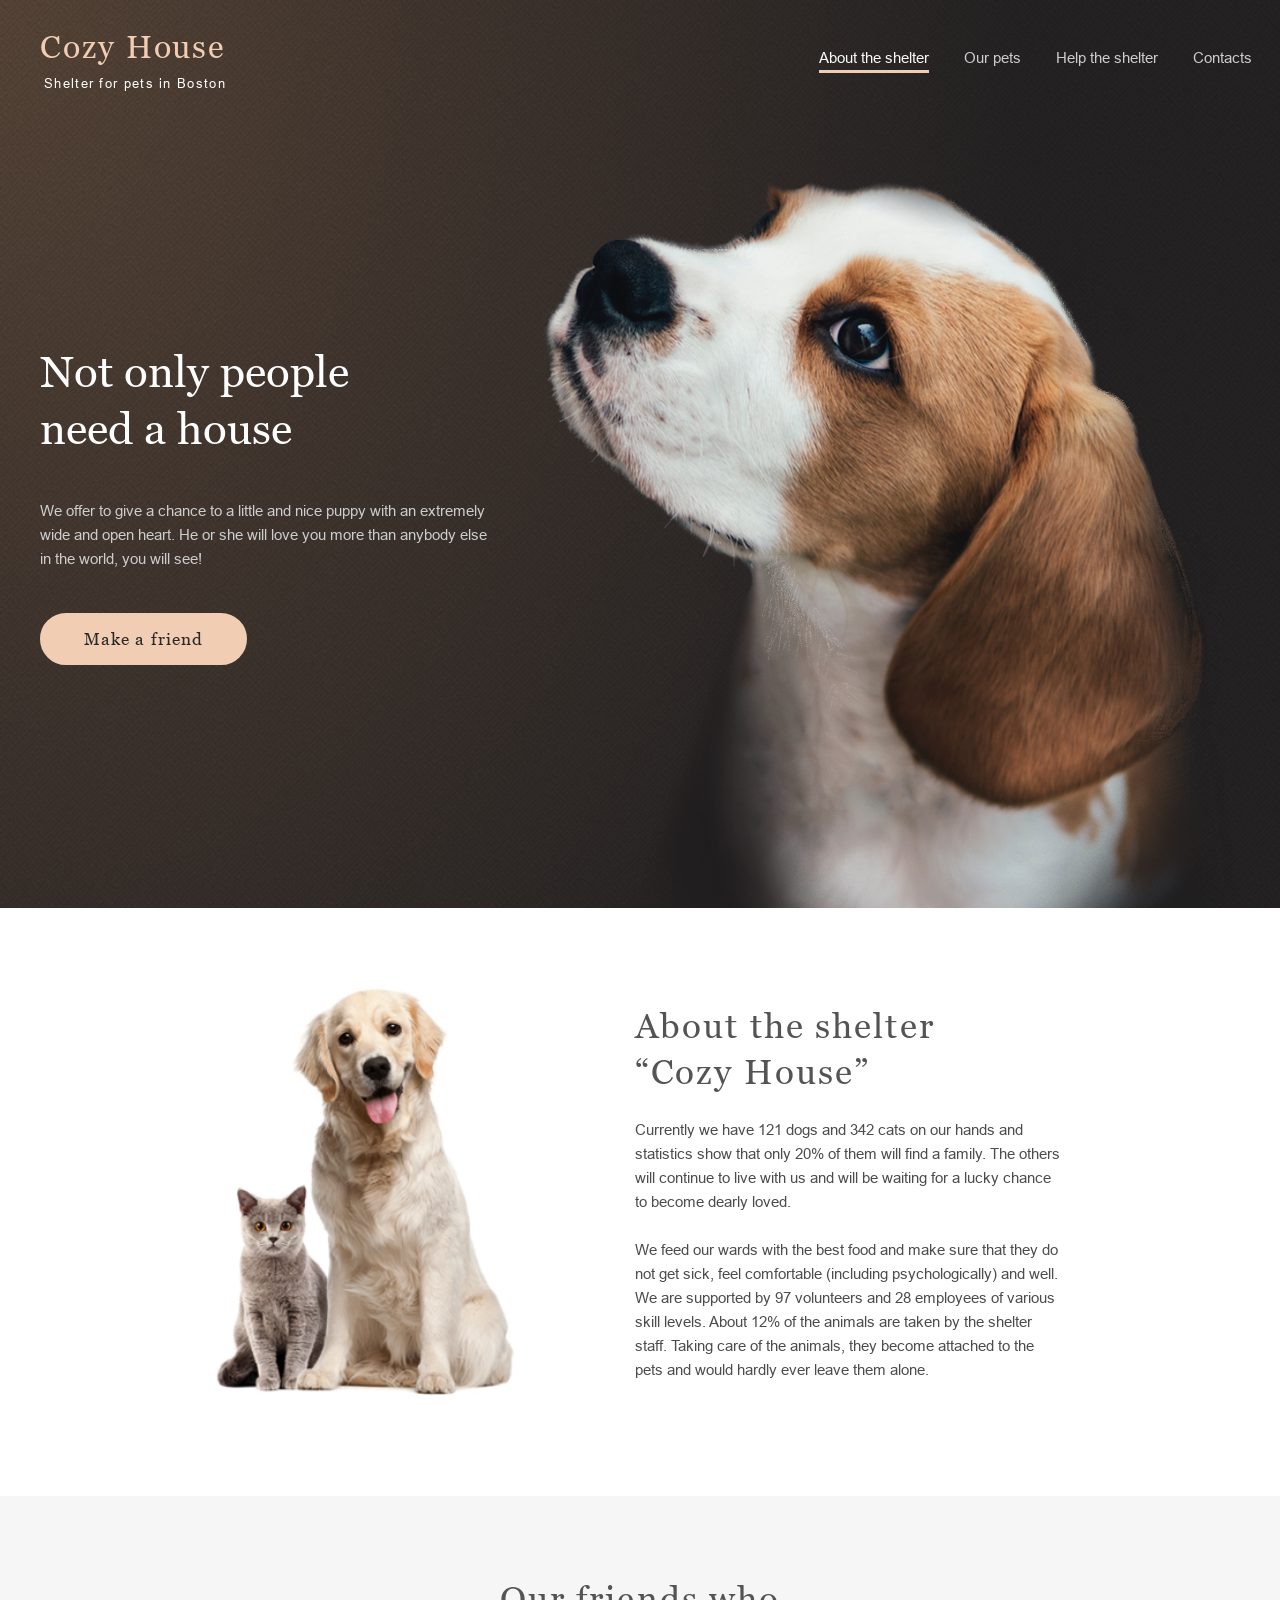
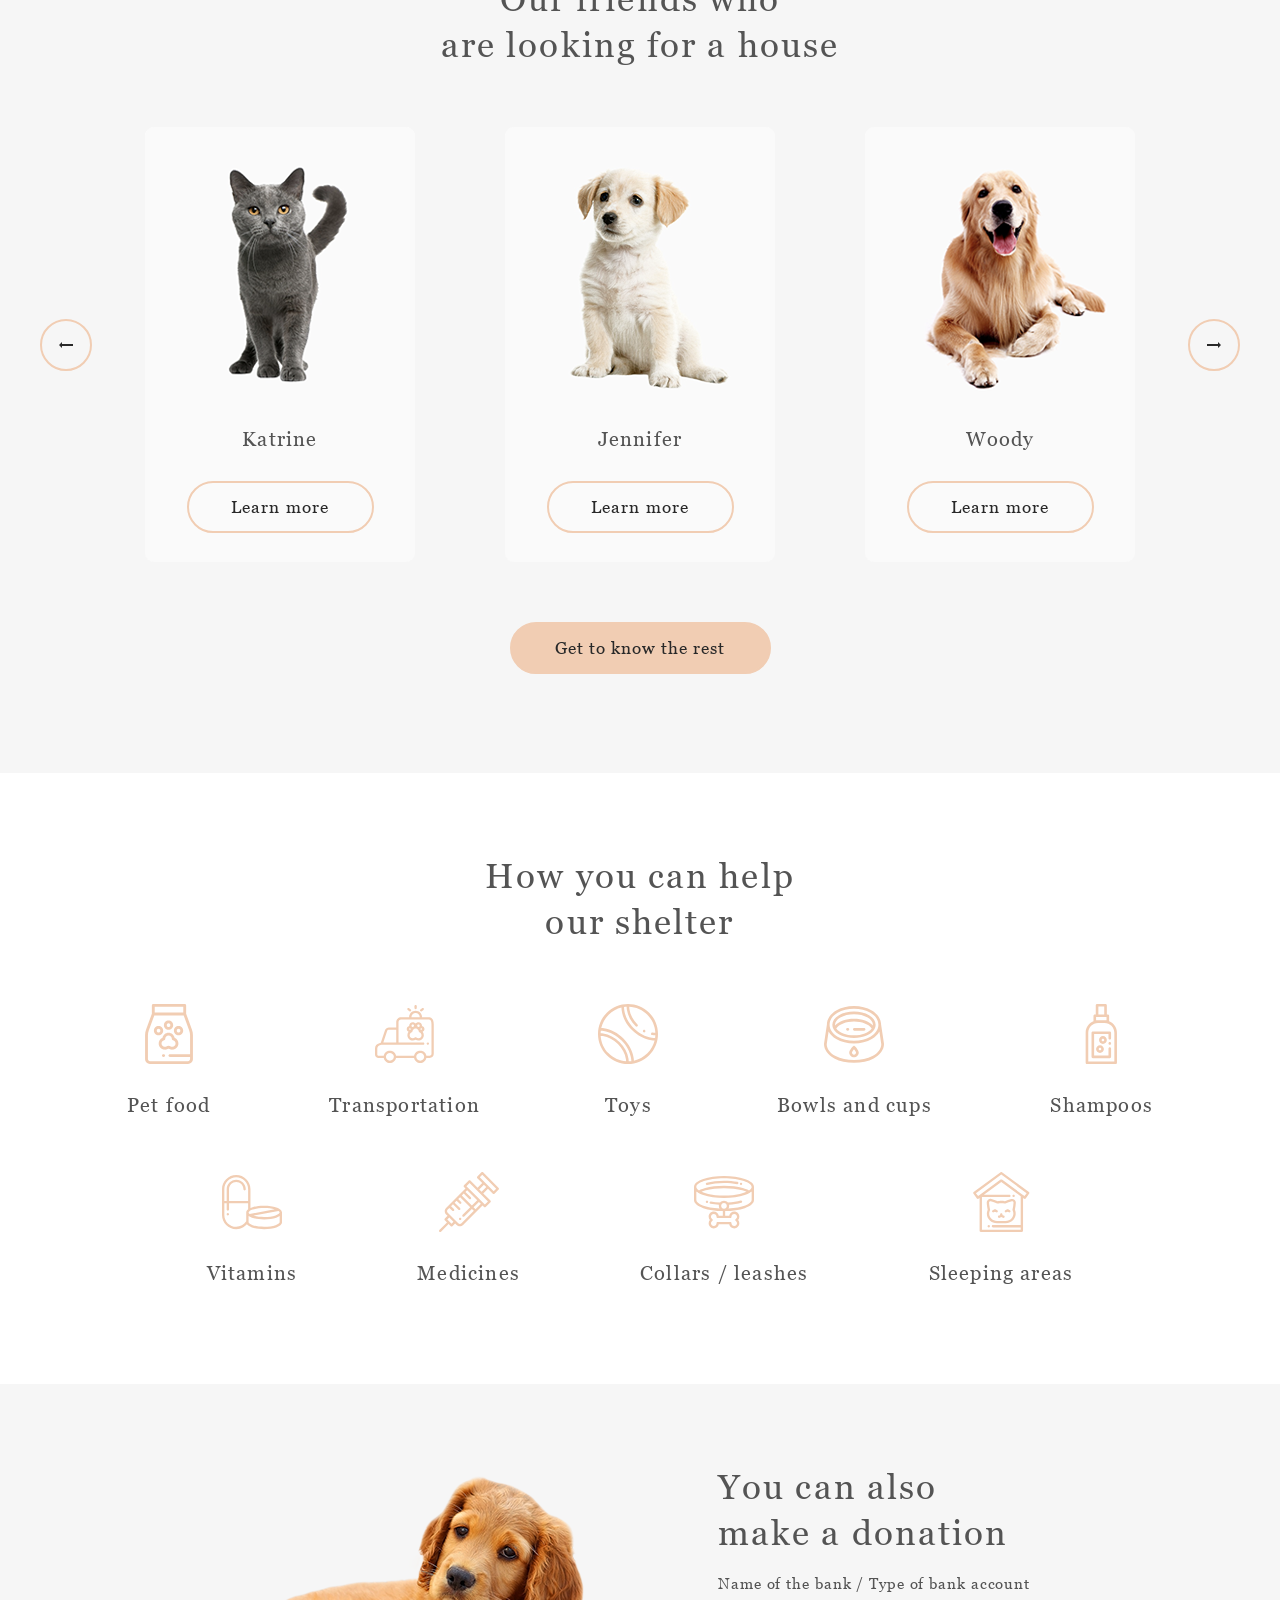
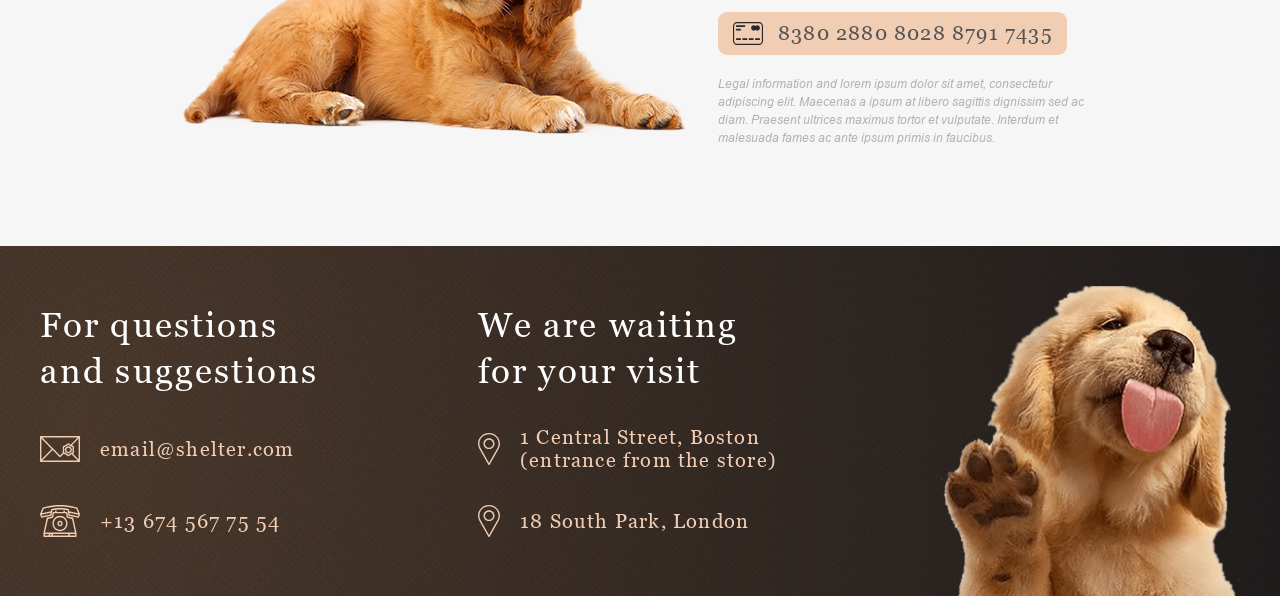
<file: pages/main/index.html>
<!DOCTYPE html>
<html lang="en">
  <head>
    <meta charset="UTF-8">
    <meta name="viewport" content="width=1280">
    <title>Cozy House — Shelter for pets</title>
    <link rel="icon" href="../../assets/icons/Logo.svg" type="image/svg+xml">
    <link rel="stylesheet" href="style.css">
  </head>
  <body>

    <header class="header">
      <div class="header__inner">
        <a class="logo" href="#">
          <span class="logo__title">Cozy House</span>
          <span class="logo__subtitle">Shelter for pets in Boston</span>
        </a>
        <nav class="nav">
          <ul class="nav__list">
            <li class="nav__item nav__item--active">
              <span class="nav__link">About the shelter</span>
            </li>
            <li class="nav__item">
              <a class="nav__link" href="../pets/">Our pets</a>
            </li>
            <li class="nav__item">
              <a class="nav__link" href="#help">Help the shelter</a>
            </li>
            <li class="nav__item">
              <a class="nav__link" href="#footer">Contacts</a>
            </li>
          </ul>
        </nav>
      </div>
    </header>

    <main>

      <!-- START SCREEN -->
      <section class="start-screen">
        <div class="start-screen__inner">
          <div class="start-screen__content">
            <h1 class="start-screen__heading">Not only people<br>need a house</h1>
            <p class="start-screen__subheading">We offer to give a chance to a little and nice puppy with an extremely wide and open heart. He or she will love you more than anybody else in the world, you will see!</p>
            <a class="btn btn--primary" href="#pets">Make a friend</a>
          </div>
          <img
            class="start-screen__puppy"
            src="../../assets/images/start-screen-puppy-3.png"
            alt="Puppy">
        </div>
      </section>

      <!-- ABOUT -->
      <section class="about" id="about">
        <div class="about__inner">
          <img
            class="about__image"
            src="../../assets/images/about-pets.png"
            alt="Pets at Cozy House shelter">
          <div class="about__content">
            <h2 class="about__heading">About the shelter<br>&ldquo;Cozy House&rdquo;</h2>
            <p class="about__text">
              Currently we have 121 dogs and 342 cats on our hands and statistics show that only 20% of them will find a family. The others will continue to live with us and will be waiting for a lucky chance to become dearly loved.
            </p>
            <p class="about__text">
              We feed our wards with the best food and make sure that they do not get sick, feel comfortable (including psychologically) and well. We are supported by 97 volunteers and 28 employees of various skill levels. About 12% of the animals are taken by the shelter staff. Taking care of the animals, they become attached to the pets and would hardly ever leave them alone.
            </p>
          </div>
        </div>
      </section>

      <!-- OUR FRIENDS -->
      <section class="pets" id="pets">
        <div class="pets__inner">
          <h2 class="pets__heading">Our friends who<br>are looking for a house</h2>
          <div class="pets__slider-wrap">
            <button class="btn-arrow btn-arrow--prev" type="button" aria-label="Previous">
              <svg width="14" height="6" viewBox="19 23 14 6" fill="none" xmlns="http://www.w3.org/2000/svg">
                <path d="M33 25V27H22V29L19 26L22 23V25H33Z" fill="currentColor"/>
              </svg>
            </button>
            <div class="pets__cards">
              <article class="card">
                <img class="card__photo" src="../../assets/images/pets-katrine-1.png" alt="Katrine">
                <h3 class="card__name">Katrine</h3>
                <a class="btn btn--outline" href="#">Learn more</a>
              </article>
              <article class="card">
                <img class="card__photo" src="../../assets/images/pets-jennifer.png" alt="Jennifer">
                <h3 class="card__name">Jennifer</h3>
                <a class="btn btn--outline" href="#">Learn more</a>
              </article>
              <article class="card">
                <img class="card__photo" src="../../assets/images/pets-woody.png" alt="Woody">
                <h3 class="card__name">Woody</h3>
                <a class="btn btn--outline" href="#">Learn more</a>
              </article>
            </div>
            <button class="btn-arrow btn-arrow--next" type="button" aria-label="Next">
              <svg width="14" height="6" viewBox="19 23 14 6" fill="none" xmlns="http://www.w3.org/2000/svg">
                <path d="M33 25V27H22V29L19 26L22 23V25H33Z" fill="currentColor"/>
              </svg>
            </button>
          </div>
          <a class="btn btn--primary btn--wide" href="../pets/">Get to know the rest</a>
        </div>
      </section>

      <!-- HELP -->
      <section class="help" id="help">
        <div class="help__inner">
          <h2 class="help__heading">How you can help<br>our shelter</h2>
          <ul class="help__list help__list--top">
            <li class="help__item">
              <img class="help__icon" src="../../assets/icons/icon-pet-food.svg" alt="">
              <span class="help__label">Pet food</span>
            </li>
            <li class="help__item">
              <img class="help__icon" src="../../assets/icons/icon-transportation.svg" alt="">
              <span class="help__label">Transportation</span>
            </li>
            <li class="help__item">
              <img class="help__icon" src="../../assets/icons/icon-toys.svg" alt="">
              <span class="help__label">Toys</span>
            </li>
            <li class="help__item">
              <img class="help__icon" src="../../assets/icons/icon-bowls-and-cups.svg" alt="">
              <span class="help__label">Bowls and cups</span>
            </li>
            <li class="help__item">
              <img class="help__icon" src="../../assets/icons/icon-shampoos.svg" alt="">
              <span class="help__label">Shampoos</span>
            </li>
          </ul>
          <ul class="help__list help__list--bottom">
            <li class="help__item">
              <img class="help__icon" src="../../assets/icons/icon-vitamins.svg" alt="">
              <span class="help__label">Vitamins</span>
            </li>
            <li class="help__item">
              <img class="help__icon" src="../../assets/icons/icon-medicines.svg" alt="">
              <span class="help__label">Medicines</span>
            </li>
            <li class="help__item">
              <img class="help__icon" src="../../assets/icons/icon-collars-leashes.svg" alt="">
              <span class="help__label">Collars / leashes</span>
            </li>
            <li class="help__item">
              <img class="help__icon" src="../../assets/icons/icon-sleeping-area.svg" alt="">
              <span class="help__label">Sleeping areas</span>
            </li>
          </ul>
        </div>
      </section>

      <!-- IN ADDITION / DONATION -->
      <section class="donation">
        <div class="donation__inner">
          <img
            class="donation__dog"
            src="../../assets/images/donation-dog-1.png"
            alt="Dog">
          <div class="donation__content">
            <h2 class="donation__heading">You can also<br>make a donation</h2>
            <p class="donation__subheading">Name of the bank / Type of bank account</p>
            <div class="donation__card">
              <div class="donation__card-inner">
                <img class="donation__card-icon" src="../../assets/icons/credit-card.svg" alt="">
                <a class="donation__card-number" href="#">8380 2880 8028 8791 7435</a>
              </div>
            </div>
            <p class="donation__legal">Legal information and lorem ipsum dolor sit amet, consectetur adipiscing elit. Maecenas a ipsum at libero sagittis dignissim sed ac diam. Praesent ultrices maximus tortor et vulputate. Interdum et malesuada fames ac ante ipsum primis in faucibus.</p>
          </div>
        </div>
      </section>

    </main>

    <footer class="footer" id="footer">
      <div class="footer__inner">
        <div class="footer__contacts">
          <h2 class="footer__title">For questions<br>and suggestions</h2>
          <a class="footer__link" href="mailto:email@shelter.com">
            <img class="footer__link-icon" src="../../assets/icons/icon-email.svg" alt="">
            email@shelter.com
          </a>
          <a class="footer__link" href="tel:+136745677554">
            <img class="footer__link-icon" src="../../assets/icons/icon-phone.svg" alt="">
            +13 674 567 75 54
          </a>
        </div>
        <div class="footer__locations">
          <h2 class="footer__title">We are waiting<br>for your visit</h2>
          <a class="footer__loc" href="https://maps.google.com/?q=1+Central+Street+Boston" target="_blank" rel="noopener noreferrer">
            <img class="footer__loc-icon" src="../../assets/icons/icon-marker.svg" alt="">
            1 Central Street, Boston<br>(entrance from the store)
          </a>
          <a class="footer__loc" href="https://maps.google.com/?q=18+South+Park+London" target="_blank" rel="noopener noreferrer">
            <img class="footer__loc-icon" src="../../assets/icons/icon-marker.svg" alt="">
            18 South Park, London
          </a>
        </div>
        <img
          class="footer__puppy"
          src="../../assets/images/footer-puppy.png"
          alt=""
          aria-hidden="true">
      </div>
    </footer>

    <script src="index.js"></script>
  </body>
</html>
</file>
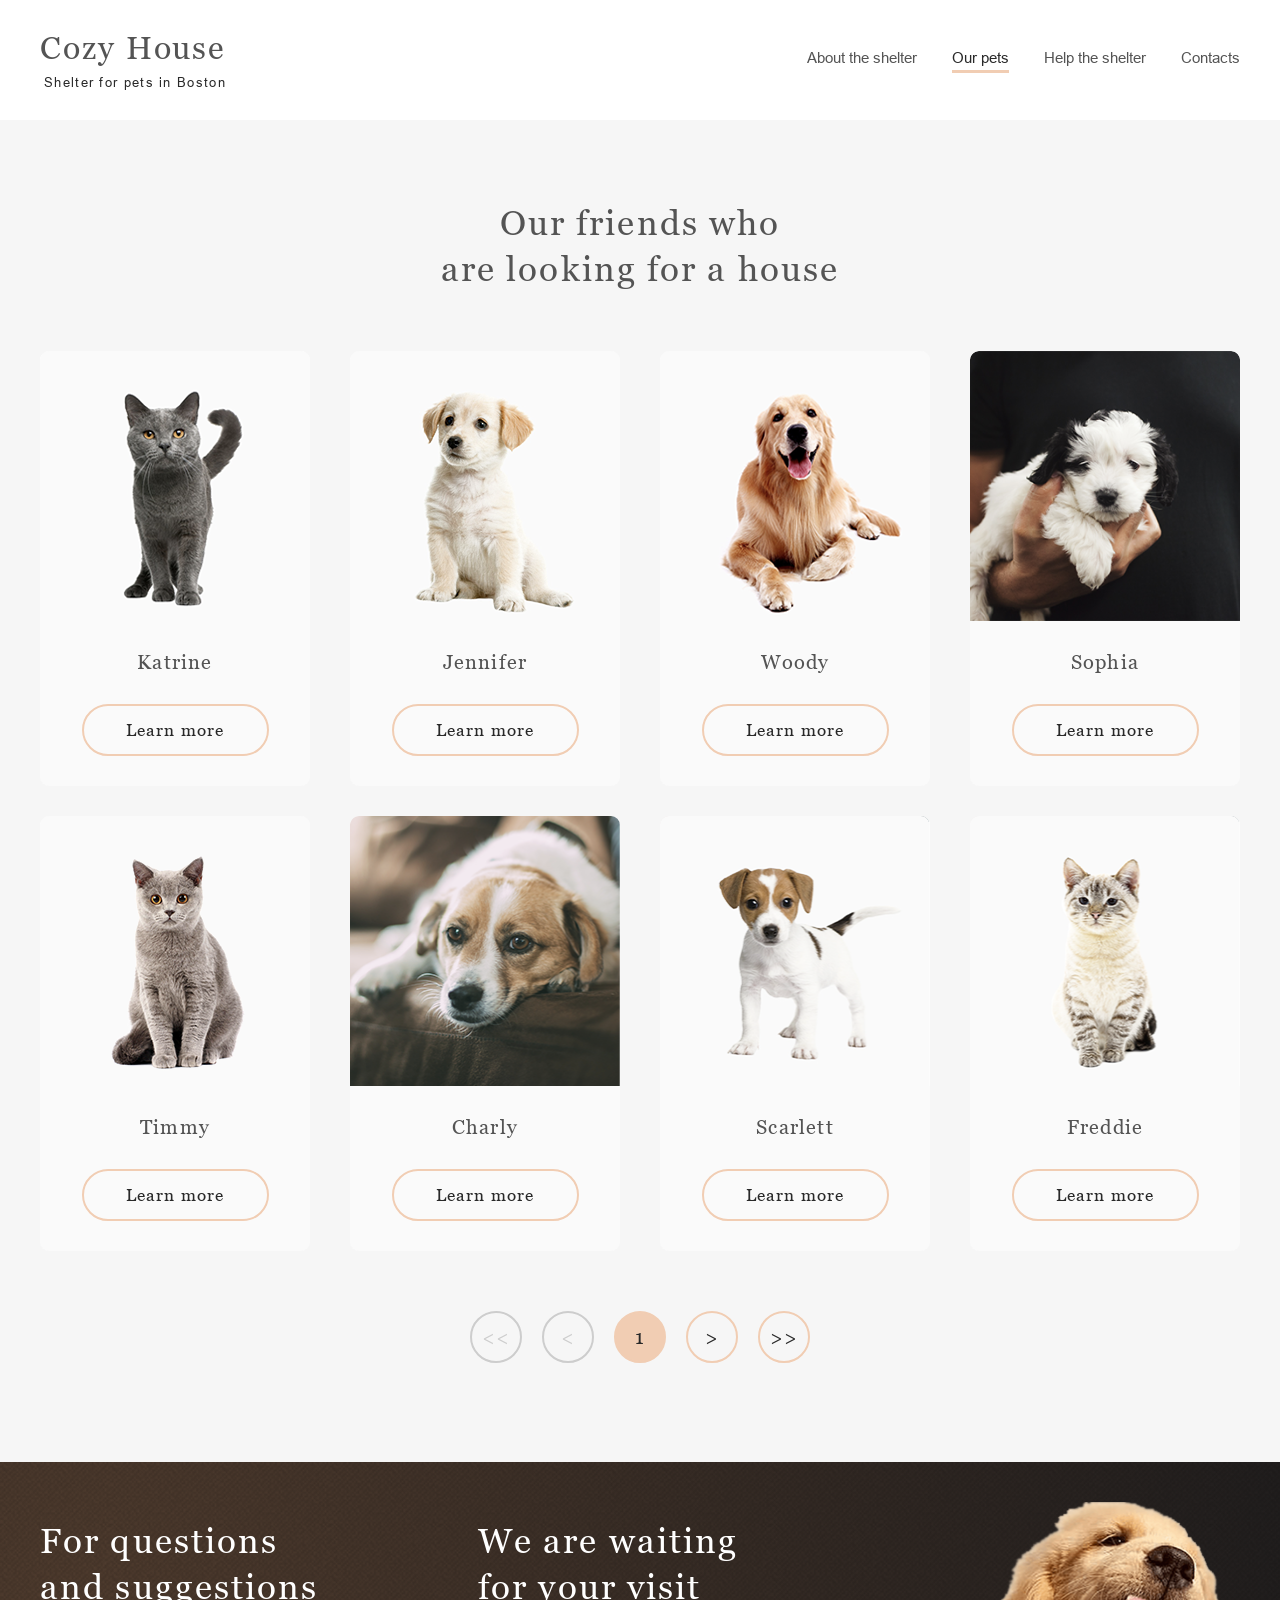
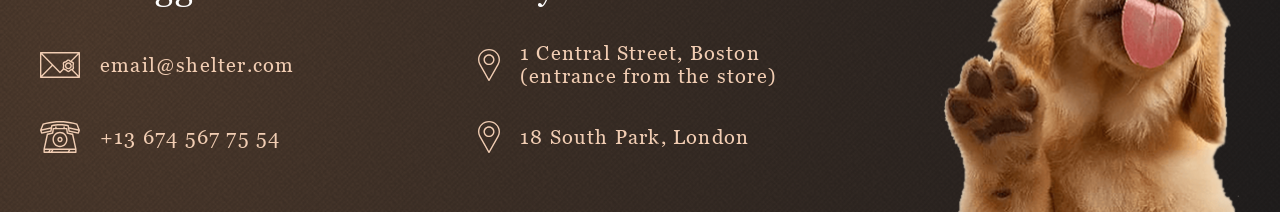
<file: pages/pets/index.html>
<!DOCTYPE html>
<html lang="en">
  <head>
    <meta charset="UTF-8">
    <meta name="viewport" content="width=1280">
    <title>Cozy House — Our Pets</title>
    <link rel="icon" href="../../assets/icons/Logo.svg" type="image/svg+xml">
    <link rel="stylesheet" href="style.css">
  </head>
  <body>

    <!-- Header is a normal block; light bg comes from the page bg -->
    <header class="header">
      <div class="header__inner">
        <a class="logo" href="../main/">
          <span class="logo__title">Cozy House</span>
          <span class="logo__subtitle">Shelter for pets in Boston</span>
        </a>
        <nav class="nav">
          <ul class="nav__list">
            <li class="nav__item">
              <a class="nav__link" href="../main/">About the shelter</a>
            </li>
            <li class="nav__item nav__item--active">
              <span class="nav__link">Our pets</span>
            </li>
            <li class="nav__item">
              <a class="nav__link" href="../main/#help">Help the shelter</a>
            </li>
            <li class="nav__item">
              <a class="nav__link" href="#footer">Contacts</a>
            </li>
          </ul>
        </nav>
      </div>
    </header>

    <main>

      <section class="pets-page">
        <div class="pets-page__inner">

          <h1 class="pets-page__heading">Our friends who<br>are looking for a house</h1>

          <div class="cards-grid">

            <article class="card">
              <img class="card__photo" src="../../assets/images/pets-katrine-1.png" alt="Katrine">
              <h2 class="card__name">Katrine</h2>
              <a class="btn btn--outline" href="#">Learn more</a>
            </article>


            <article class="card">
              <img class="card__photo" src="../../assets/images/pets-jennifer.png" alt="Jennifer">
              <h2 class="card__name">Jennifer</h2>
              <a class="btn btn--outline" href="#">Learn more</a>
            </article>


            <article class="card">
              <img class="card__photo" src="../../assets/images/pets-woody.png" alt="Woody">
              <h2 class="card__name">Woody</h2>
              <a class="btn btn--outline" href="#">Learn more</a>
            </article>


            <article class="card">
              <img class="card__photo" src="../../assets/images/pets-katrine.png" alt="Sophia">
              <h2 class="card__name">Sophia</h2>
              <a class="btn btn--outline" href="#">Learn more</a>
            </article>


            <article class="card">
              <img class="card__photo" src="../../assets/images/pets-timmy.png" alt="Timmy">
              <h2 class="card__name">Timmy</h2>
              <a class="btn btn--outline" href="#">Learn more</a>
            </article>


            <article class="card">
              <img class="card__photo" src="../../assets/images/pets-charly.png" alt="Charly">
              <h2 class="card__name">Charly</h2>
              <a class="btn btn--outline" href="#">Learn more</a>
            </article>


            <article class="card">
              <img class="card__photo" src="../../assets/images/pets-scarlet.png" alt="Scarlett">
              <h2 class="card__name">Scarlett</h2>
              <a class="btn btn--outline" href="#">Learn more</a>
            </article>


            <article class="card">
              <img class="card__photo" src="../../assets/images/pets-freddie.png" alt="Freddie">
              <h2 class="card__name">Freddie</h2>
              <a class="btn btn--outline" href="#">Learn more</a>
            </article>


          </div>

          <nav class="pagination" aria-label="Pets pages">
            <button class="paginator paginator--inactive" type="button" aria-label="First page" disabled>
              &lt;&lt;
            </button>
            <button class="paginator paginator--inactive" type="button" aria-label="Previous page" disabled>
              &lt;
            </button>
            <button class="paginator paginator--active" type="button" aria-current="page" aria-label="Page 1">
              1
            </button>
            <button class="paginator" type="button" aria-label="Next page">
              &gt;
            </button>
            <button class="paginator" type="button" aria-label="Last page">
              &gt;&gt;
            </button>
          </nav>

        </div>
      </section>

    </main>

    <footer class="footer" id="footer">
      <div class="footer__inner">
        <div class="footer__contacts">
          <h2 class="footer__title">For questions<br>and suggestions</h2>
          <a class="footer__link" href="mailto:email@shelter.com">
            <img class="footer__link-icon" src="../../assets/icons/icon-email.svg" alt="">
            email@shelter.com
          </a>
          <a class="footer__link" href="tel:+136745677554">
            <img class="footer__link-icon" src="../../assets/icons/icon-phone.svg" alt="">
            +13 674 567 75 54
          </a>
        </div>
        <div class="footer__locations">
          <h2 class="footer__title">We are waiting<br>for your visit</h2>
          <a class="footer__loc" href="https://maps.google.com/?q=1+Central+Street+Boston" target="_blank" rel="noopener noreferrer">
            <img class="footer__loc-icon" src="../../assets/icons/icon-marker.svg" alt="">
            1 Central Street, Boston<br>(entrance from the store)
          </a>
          <a class="footer__loc" href="https://maps.google.com/?q=18+South+Park+London" target="_blank" rel="noopener noreferrer">
            <img class="footer__loc-icon" src="../../assets/icons/icon-marker.svg" alt="">
            18 South Park, London
          </a>
        </div>
        <img
          class="footer__puppy"
          src="../../assets/images/footer-puppy.png"
          alt=""
          aria-hidden="true">
      </div>
    </footer>

    <script src="index.js"></script>
  </body>
</html>
</file>
<file: pages/main/style.css>
@font-face {
  font-family: 'Georgia';
  src: url('../../assets/fonts/georgia-regular.woff2') format('woff2');
  font-weight: 400; font-style: normal; font-display: swap;
}
@font-face {
  font-family: 'Georgia';
  src: url('../../assets/fonts/georgia-bold.woff2') format('woff2');
  font-weight: 700; font-style: normal; font-display: swap;
}
@font-face {
  font-family: 'Georgia';
  src: url('../../assets/fonts/georgia-italic.woff2') format('woff2');
  font-weight: 400; font-style: italic; font-display: swap;
}
@font-face {
  font-family: 'Arial';
  src: url('../../assets/fonts/arial-regular.woff2') format('woff2');
  font-weight: 400; font-style: normal; font-display: swap;
}
@font-face {
  font-family: 'Arial';
  src: url('../../assets/fonts/arial-italic.woff2') format('woff2');
  font-weight: 400; font-style: italic; font-display: swap;
}


:root {
  --color-dark:         #292929;   
  --color-white:        #FFFFFF;   
  --color-light:        #F6F6F6;   
  --color-card:         #FAFAFA;   

  --color-accent:       #F1CDB3;   
  --color-accent-hover: #FDDCC4;

  --color-text:         #545454;   
  --color-text-about:   #4C4C4C;   
  --color-text-light:   #CDCDCD;   
  --color-text-legal:   #B2B2B2;   
  --color-heading-dark: #545454;
  --color-white-text:   #FFFFFF;

  --font-heading: 'Georgia', sans-serif;
  --font-body:    'Arial', sans-serif;
}

*, *::before, *::after { box-sizing: border-box; margin: 0; padding: 0; }
html { scroll-behavior: smooth; }

body {
  min-width: 1280px;
  font-family: var(--font-body);
  background-color: var(--color-dark);
}

ul  { list-style: none; }
a   { text-decoration: none; color: inherit; }
img { display: block; }

.header__inner,
.start-screen__inner,
.about__inner,
.pets__inner,
.help__inner,
.donation__inner,
.footer__inner {
  max-width: 1280px;
  margin: 0 auto;
  padding: 0 40px;
}

.header {
  position: absolute;
  top: 0;
  left: 0;
  right: 0;
  height: 120px;
  z-index: 10;
}

.header__inner {
  height: 100%;
  display: flex;
  align-items: center;
  justify-content: space-between;
  padding-top: 30px;
  padding-bottom: 30px;
}

.logo { display: flex;
   flex-direction: column;
    row-gap: 10px; 
  }


.logo__title {
  font-family: var(--font-heading);
  font-size: 32px;
  font-weight: 400;
  line-height: 110%;
  color: #f1cdb3;
  letter-spacing: 0.06em;
}

.logo__subtitle {
  font-family: var(--font-body);
  font-size: 13px;
  color: var(--color-white-text);
  letter-spacing: 0.1em;
  padding-left: 4px;     
}

.nav { position: relative; top: -3px; right: -12px; }

.nav__list {
  display: flex;
  align-items: center;
  gap: 35px;
}

.nav__link {
  font-family: var(--font-body);
  font-size: 15px;
  color: var(--color-text-light);
  white-space: nowrap;
  transition: color 0.3s;
}

a.nav__link:hover { color: var(--color-card); }  

.nav__item--active .nav__link {
  color: var(--color-card);
  cursor: default;
  border-bottom: 3px solid var(--color-accent);
  padding-bottom: 4px;
}

.btn {
  display: inline-flex;
  align-items: center;
  justify-content: center;
  height: 52px;
  padding: 15px 45px;
  border-radius: 100px;
  font-family: var(--font-heading);
  font-size: 17px;
  font-weight: 400;
  line-height: 130%;
  letter-spacing: 0.06em;
  color: var(--color-dark);
  cursor: pointer;
  transition: background-color 0.3s, color 0.3s, border-color 0.3s;
  border: 2px solid transparent;
  white-space: nowrap;
}

.btn--primary {
  background-color: var(--color-accent);
  color: var(--color-dark);
  border-color: var(--color-accent);
  width: 207px;
}

.btn--wide { width: 261px; }

.btn--primary:hover {
  background-color: var(--color-accent-hover);
  border-color: var(--color-accent-hover);
}

.btn--primary:active {
  background-color: transparent;
  color: var(--color-accent);
  border-color: var(--color-accent);
}

.btn--outline {
  background-color: transparent;
  color: var(--color-dark);
  border-color: var(--color-accent);
  width: 187px;
}

.btn--outline:hover {
  background-color: var(--color-accent);
  color: var(--color-dark);
}

.btn--outline:active {
  background-color: var(--color-accent-hover);
  border-color: var(--color-accent-hover);
  color: var(--color-dark);
}

.btn-arrow {
  width: 52px;
  height: 52px;
  border-radius: 50%;
  border: 2px solid var(--color-accent);
  background: transparent;
  color: var(--color-dark);
  cursor: pointer;
  display: flex;
  align-items: center;
  justify-content: center;
  flex-shrink: 0;
  transition: background-color 0.3s, color 0.3s, border-color 0.3s;
}

.btn-arrow--next svg { transform: scaleX(-1); }

.btn-arrow:hover {
  background-color: var(--color-accent);
  color: var(--color-dark);
}

.btn-arrow:active {
  background-color: var(--color-accent-hover);
  border-color: var(--color-accent-hover);
  color: var(--color-dark);
}

.start-screen {
  position: relative;
  height: 908px;
  background-color: #211F20;
  background-image:
    url('../../assets/images/noise_transparent.png'),
    radial-gradient(80% 160% at 0% 0%, #5B483A 0%, #262425 100%);
  background-repeat: repeat, no-repeat;
  background-size: 110px 110px, cover;
  background-position: 0 0, center;
  overflow: hidden;
}

.start-screen__inner {
  position: relative;
  height: 100%;
}

.start-screen__content {
  position: absolute;
  top: 343px;       
  left: 40px;       
  width: 460px;
  display: flex;
  flex-direction: column;
  gap: 42px;       
}

.start-screen__heading {
  font-family: var(--font-heading);
  font-size: 44px;
  font-weight: 400;
  line-height: 1.3;
  color: var(--color-white-text);
  width: 310px;
}

.start-screen__subheading {
  font-family: var(--font-body);
  font-size: 15px;
  line-height: 1.6;
  color: var(--color-text-light);
  width: 460px;
}

.start-screen__puppy {
  position: absolute;
  right: 40px;
  bottom: 0;
  width: 698px;
  height: 728px;
  object-fit: contain;
  object-position: bottom center;
}

.about {
  background-color: var(--color-white);
  height: 588px;
}

.about__inner {
  height: 100%;
  display: flex;
  align-items: flex-start;
  padding-top: 80px;   
}

.about__image {
  width: 300px;
  height: 408px;
  object-fit: contain;
  flex-shrink: 0;
  margin-left: 175px;   
}

.about__content {
  width: 430px;
  margin-left: 120px;   
  margin-top: 15px;     
  display: flex;
  flex-direction: column;
  gap: 24px;
}

.about__heading {
  font-family: var(--font-heading);
  font-size: 35px;
  font-weight: 400;
  line-height: 1.3;
  letter-spacing: 0.06em;
  color: var(--color-heading-dark);
}

.about__text {
  font-family: var(--font-body);
  font-size: 15px;
  line-height: 160%;
  color: var(--color-text-about);
}

.pets {
  background-color: var(--color-light);
  height: 877px;
}

.pets__inner {
  height: 100%;
  display: flex;
  flex-direction: column;
  align-items: center;
  padding-top: 80px;
  padding-bottom: 80px;
  gap: 60px;  
}

.pets__heading {
  font-family: var(--font-heading);
  font-size: 35px;
  font-weight: 400;
  line-height: 1.3;
  letter-spacing: 0.06em;
  color: var(--color-heading-dark);
  text-align: center;
  width: 400px;
}


.pets__slider-wrap {
  width: 100%;
  display: flex;
  align-items: center;
  justify-content: space-between;
}


.pets__cards {
  display: flex;
  gap: 90px;
}


.card {
  width: 270px;
  height: 435px;
  background-color: var(--color-card);
  border-radius: 9px;
  overflow: hidden;
  cursor: pointer;
  display: flex;
  flex-direction: column;
  align-items: center;
  transition: box-shadow 0.3s;
}

.card:hover {
  box-shadow: 0 8px 32px rgba(13, 13, 13, 0.18);
}

.card__photo {
  width: 270px;
  height: 270px;
  object-fit: cover;
  flex-shrink: 0;
}

.card__name {
  font-family: var(--font-heading);
  font-size: 20px;
  font-weight: 400;
  letter-spacing: 0.06em;
  color: var(--color-heading-dark);
  margin-top: 30px;
  text-align: center;
}

.card .btn--outline {
  margin-top: 30px;
}

.card:hover .btn--outline {
  background-color: var(--color-accent);
  border-color: var(--color-accent);
  color: var(--color-dark);
}


.help {
  background-color: var(--color-white);
  height: 611px;
}

.help__inner {
  height: 100%;
  display: flex;
  flex-direction: column;
  align-items: center;
  padding-top: 80px;
  padding-bottom: 80px;
}

.help__heading {
  font-family: var(--font-heading);
  font-size: 35px;
  font-weight: 400;
  line-height: 130%;
  letter-spacing: 0.06em;
  color: var(--color-text);
  text-align: center;
}


.help__list {
  width: 1026px;
  display: flex;
}
.help__list--top    { justify-content: space-between; margin-top: 60px; }
.help__list--bottom { justify-content: center; gap: 120px; margin-top: 55px; }

.help__item {
  display: flex;
  flex-direction: column;
  align-items: center;
  gap: 30px;          
}

.help__icon {
  width: 60px;
  height: 60px;
  object-fit: contain;
  transition: transform 0.3s;
}

.help__item:hover .help__icon {
  transform: scale(1.1);
}

.help__label {
  font-family: var(--font-heading);
  font-size: 20px;
  line-height: 115%;
  letter-spacing: 0.06em;
  color: var(--color-text);
  text-align: center;
  white-space: nowrap;
}


.donation {
  background-color: var(--color-light);
  height: 462px;
}

.donation__inner {
  height: 100%;
  display: flex;
  align-items: flex-start;
  padding-top: 80px;    
}

.donation__dog {
  width: 505px;
  height: 261px;
  object-fit: contain;
  object-position: bottom left;
  flex-shrink: 0;
  margin-left: 143px;  
  margin-top: 11px;    /
}

.donation__content {
  width: 380px;
  margin-left: 30px;    
  display: flex;
  flex-direction: column;
  gap: 20px;            
}

.donation__heading {
  font-family: var(--font-heading);
  font-size: 35px;
  font-weight: 400;
  line-height: 130%;
  letter-spacing: 0.06em;
  color: var(--color-text);
  width: 300px;
}

.donation__subheading {
  font-family: var(--font-heading);
  font-size: 15px;
  line-height: 110%;
  letter-spacing: 0.06em;
  color: var(--color-text);
}

.donation__card {
  width: 349px;
  height: 43px;
  background-color: var(--color-accent);
  border-radius: 9px;
  display: flex;
  align-items: center;
  transition: background-color 0.3s;
}

.donation__card:hover {
  background-color: var(--color-accent-hover);
}

.donation__card-inner {
  display: flex;
  align-items: center;
  gap: 15px;
  padding: 0 15px;
}

.donation__card-icon {
  width: 30px;
  height: 23px;
  flex-shrink: 0;
}

.donation__card-number {
  font-family: var(--font-heading);
  font-size: 20px;
  line-height: 115%;
  color: var(--color-text);
  letter-spacing: 0.06em;
  white-space: nowrap;
}

.donation__legal {
  font-family: var(--font-body);
  font-style: italic;
  font-size: 12px;
  line-height: 18px;
  color: var(--color-text-legal);
  width: 380px;
}


.footer {
  background-color: #211F20;
  background-image:
    url('../../assets/images/noise_transparent.png'),
    radial-gradient(110.67% 538.64% at 5.73% 50%, #513D2F 0%, #1A1A1C 100%);
  background-repeat: repeat, no-repeat;
  background-size: 110px 110px, cover;
  background-position: 0 0, center;
  height: 350px;
}

.footer__inner {
  height: 100%;
  display: flex;
  align-items: flex-start;
  padding-top: 40px;
  padding-bottom: 40px;
  position: relative;
}

.footer__contacts {
  width: 278px;
  flex-shrink: 0;
  display: flex;
  flex-direction: column;
  gap: 40px;           
  padding-top: 16px;
}

.footer__locations {
  width: 302px;
  flex-shrink: 0;
  margin-left: 160px;   
  display: flex;
  flex-direction: column;
  gap: 33px;           
  padding-top: 16px;
}

.footer__title {
  font-family: var(--font-heading);
  font-size: 35px;
  font-weight: 400;
  line-height: 130%;
  letter-spacing: 0.06em;
  color: var(--color-white-text);
  white-space: nowrap;
}

.footer__link,
.footer__loc {
  display: flex;
  align-items: center;
  gap: 20px;
  font-family: var(--font-heading);
  font-size: 20px;
  line-height: 115%;
  letter-spacing: 0.06em;
  color: var(--color-accent);   
  transition: opacity 0.3s;
}

.footer__link:hover,
.footer__loc:hover { opacity: 0.7; }

.footer__link-icon {
  width: 40px;
  height: 32px;
  flex-shrink: 0;
  object-fit: contain;
}

.footer__loc-icon {
  width: 22px;
  height: 32px;
  flex-shrink: 0;
  object-fit: contain;
}

.footer__puppy {
  position: absolute;
  right: 40px;
  bottom: 0;
  width: 300px;
  height: 310px;
  object-fit: contain;
  object-position: bottom center;
}
</file>
<file: pages/pets/style.css>
@font-face {
  font-family: 'Georgia';
  src: url('../../assets/fonts/georgia-regular.woff2') format('woff2');
  font-weight: 400; font-style: normal; font-display: swap;
}
@font-face {
  font-family: 'Georgia';
  src: url('../../assets/fonts/georgia-bold.woff2') format('woff2');
  font-weight: 700; font-style: normal; font-display: swap;
}
@font-face {
  font-family: 'Georgia';
  src: url('../../assets/fonts/georgia-italic.woff2') format('woff2');
  font-weight: 400; font-style: italic; font-display: swap;
}
@font-face {
  font-family: 'Arial';
  src: url('../../assets/fonts/arial-regular.woff2') format('woff2');
  font-weight: 400; font-style: normal; font-display: swap;
}
@font-face {
  font-family: 'Arial';
  src: url('../../assets/fonts/arial-italic.woff2') format('woff2');
  font-weight: 400; font-style: italic; font-display: swap;
}

:root {
  --color-dark:         #292929;   
  --color-white:        #FFFFFF;   
  --color-light:        #F6F6F6;   
  --color-card:         #FAFAFA;   

  --color-accent:       #F1CDB3;   
  --color-accent-hover: #FDDCC4;

  --color-text:         #545454;   
  --color-text-light:   #CDCDCD;   
  --color-white-text:   #FFFFFF;

  --font-heading: 'Georgia', serif;
  --font-body:    'Arial', sans-serif;
}

*, *::before, *::after { box-sizing: border-box; margin: 0; padding: 0; }
html { scroll-behavior: smooth; }

body {
  min-width: 1280px;
  font-family: var(--font-body);
  background-color: var(--color-light);
}

ul  { list-style: none; }
a   { text-decoration: none; color: inherit; }
img { display: block; }

.header__inner,
.pets-page__inner,
.footer__inner {
  max-width: 1280px;
  margin: 0 auto;
  padding: 0 40px;
}

.header {
  background-color: var(--color-white);
  height: 120px;
}

.header__inner {
  height: 100%;
  display: flex;
  align-items: center;
  justify-content: space-between;
}

/* Logo — text only */
.logo { display: flex; flex-direction: column; row-gap: 10px; }

.logo__title {
  font-family: var(--font-heading);
  font-size: 32px;
  font-weight: 400;
  line-height: 110%;
  letter-spacing: 0.06em;
  color: var(--color-text);
}

.logo__subtitle {
  font-family: var(--font-body);
  font-size: 13px;
  line-height: 15px;
  letter-spacing: 0.1em;
  color: var(--color-dark);
  padding-left: 4px;    
}

.nav { position: relative; top: -2px; }

.nav__list {
  display: flex;
  align-items: center;
  gap: 35px;
}

.nav__link {
  font-family: var(--font-body);
  font-size: 15px;
  line-height: 160%;
  color: var(--color-text);
  white-space: nowrap;
  transition: color 0.3s;
}

a.nav__link:hover { color: var(--color-dark); }

.nav__item--active .nav__link {
  color: var(--color-dark);
  cursor: default;
  border-bottom: 3px solid var(--color-accent);
  padding-bottom: 4px;
}

.btn {
  display: inline-flex;
  align-items: center;
  justify-content: center;
  height: 52px;
  padding: 15px 45px;
  border-radius: 100px;
  font-family: var(--font-heading);
  font-size: 17px;
  font-weight: 400;
  line-height: 130%;
  letter-spacing: 0.06em;
  color: var(--color-dark);
  cursor: pointer;
  transition: background-color 0.3s, color 0.3s, border-color 0.3s;
  border: 2px solid transparent;
  white-space: nowrap;
}

.btn--outline {
  background-color: transparent;
  color: var(--color-dark);
  border-color: var(--color-accent);
  width: 187px;
}

.btn--outline:hover {
  background-color: var(--color-accent);
}

.btn--outline:active {
  background-color: var(--color-accent-hover);
  border-color: var(--color-accent-hover);
}

.pets-page {
  background-color: var(--color-light);
  min-height: 1342px;
}

.pets-page__inner {
  min-height: 1342px;
  display: flex;
  flex-direction: column;
  align-items: center;
  padding-top: 80px;
  padding-bottom: 80px;
  gap: 60px;
}

.pets-page__heading {
  font-family: var(--font-heading);
  font-size: 35px;
  font-weight: 400;
  line-height: 130%;
  letter-spacing: 0.06em;
  color: var(--color-text);
  text-align: center;
}

.cards-grid {
  display: grid;
  grid-template-columns: repeat(4, 270px);
  column-gap: 40px;
  row-gap: 30px;
}

.card {
  width: 270px;
  height: 435px;
  background-color: var(--color-card);
  border-radius: 9px;
  overflow: hidden;
  cursor: pointer;
  display: flex;
  flex-direction: column;
  align-items: center;
  transition: box-shadow 0.3s;
}

.card:hover {
  box-shadow: 0 8px 32px rgba(13, 13, 13, 0.18);
}

.card__photo {
  width: 270px;
  height: 270px;
  object-fit: cover;
  flex-shrink: 0;
}

.card__name {
  font-family: var(--font-heading);
  font-size: 20px;
  font-weight: 400;
  line-height: 23px;
  letter-spacing: 0.06em;
  color: var(--color-text);
  margin-top: 30px;
  text-align: center;
}

.card .btn--outline { margin-top: 30px; }

.card:hover .btn--outline {
  background-color: var(--color-accent);
}

.pagination {
  display: flex;
  align-items: center;
  gap: 20px;
}

.paginator {
  width: 52px;
  height: 52px;
  border-radius: 50%;
  border: 2px solid var(--color-accent);
  background: transparent;
  color: var(--color-dark);
  font-family: var(--font-heading);
  font-size: 20px;
  line-height: 115%;
  letter-spacing: 0.06em;
  cursor: pointer;
  display: flex;
  align-items: center;
  justify-content: center;
  transition: background-color 0.3s, color 0.3s, border-color 0.3s;
}

.paginator:hover { background-color: var(--color-accent); }

.paginator:active {
  background-color: var(--color-accent-hover);
  border-color: var(--color-accent-hover);
}

/* Active page: peach fill */
.paginator--active {
  background-color: var(--color-accent);
  color: var(--color-dark);
  cursor: default;
}
.paginator--active:hover { background-color: var(--color-accent); }

.paginator--inactive {
  border-color: var(--color-text-light);
  color: var(--color-text-light);
  cursor: default;
  pointer-events: none;
}

.footer {
  background-color: #211F20;
  background-image:
    url('../../assets/images/noise_transparent.png'),
    radial-gradient(110.67% 538.64% at 5.73% 50%, #513D2F 0%, #1A1A1C 100%);
  background-repeat: repeat, no-repeat;
  background-size: 110px 110px, cover;
  background-position: 0 0, center;
  height: 350px;
}

.footer__inner {
  height: 100%;
  display: flex;
  align-items: flex-start;
  padding-top: 40px;
  padding-bottom: 40px;
  position: relative;
}

.footer__contacts {
  width: 278px;
  flex-shrink: 0;
  display: flex;
  flex-direction: column;
  gap: 40px;
  padding-top: 16px;
}

.footer__locations {
  width: 302px;
  flex-shrink: 0;
  margin-left: 160px;
  display: flex;
  flex-direction: column;
  gap: 33px;
  padding-top: 16px;
}

.footer__title {
  font-family: var(--font-heading);
  font-size: 35px;
  font-weight: 400;
  line-height: 130%;
  letter-spacing: 0.06em;
  color: var(--color-white-text);
  white-space: nowrap;
}

.footer__link,
.footer__loc {
  display: flex;
  align-items: center;
  gap: 20px;
  font-family: var(--font-heading);
  font-size: 20px;
  line-height: 115%;
  letter-spacing: 0.06em;
  color: var(--color-accent);
  transition: opacity 0.3s;
}

.footer__link:hover,
.footer__loc:hover { opacity: 0.7; }

.footer__link-icon {
  width: 40px;
  height: 32px;
  flex-shrink: 0;
  object-fit: contain;
}

.footer__loc-icon {
  width: 22px;
  height: 32px;
  flex-shrink: 0;
  object-fit: contain;
}

.footer__puppy {
  position: absolute;
  right: 40px;
  bottom: 0;
  width: 300px;
  height: 310px;
  object-fit: contain;
  object-position: bottom center;
}
</file>
